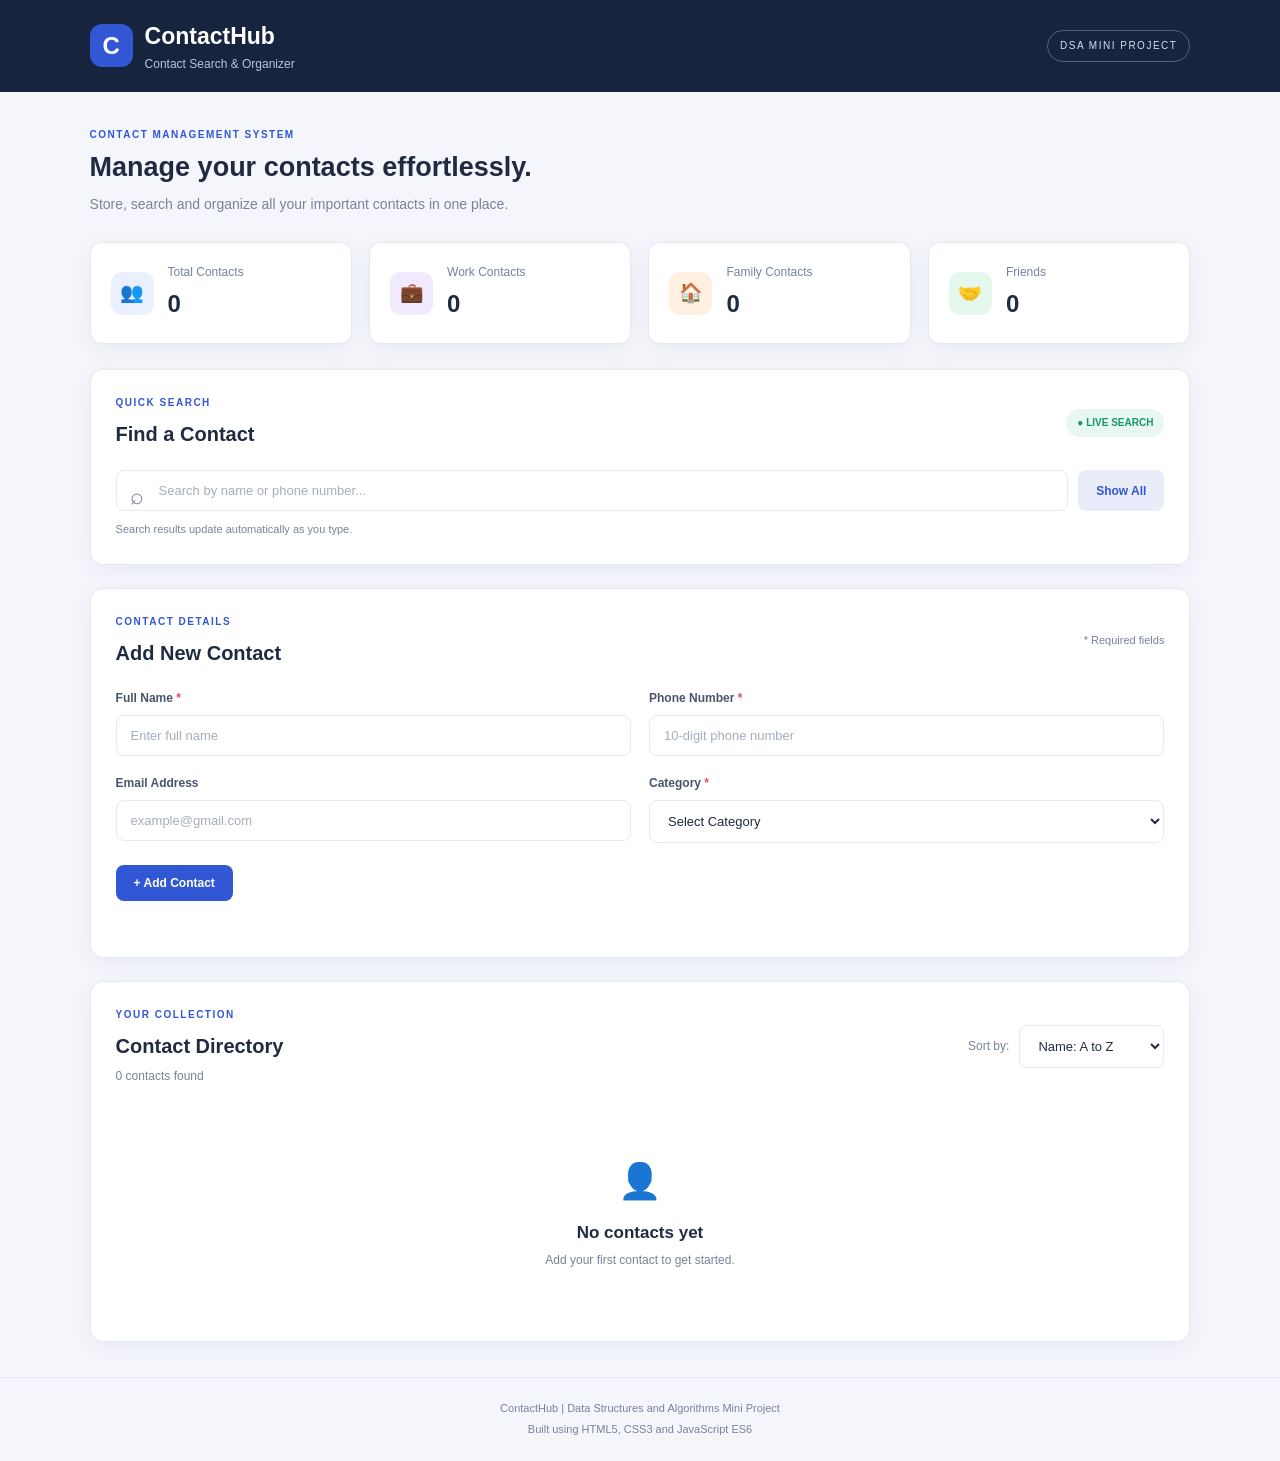
<file: index.html>
<!DOCTYPE html>
<html lang="en">

<head>
    <meta charset="UTF-8">
    <meta name="viewport" content="width=device-width, initial-scale=1.0">

    <meta name="description"
        content="ContactHub - A simple contact search and organizer using Data Structures and Algorithms.">

    <title>ContactHub | Contact Organizer</title>

    <link rel="stylesheet" href="css/style.css">
</head>

<body>

    <!-- Header -->
    <header class="header">
        <div class="header-content">
            <div class="logo">
                <div class="logo-icon">C</div>

                <div>
                    <h1>ContactHub</h1>
                    <p>Contact Search & Organizer</p>
                </div>
            </div>

            <span class="header-tag">DSA MINI PROJECT</span>
        </div>
    </header>


    <main class="container">

        <!-- Welcome Section -->
        <section class="welcome-section">
            <div>
                <p class="eyebrow">CONTACT MANAGEMENT SYSTEM</p>
                <h2>Manage your contacts effortlessly.</h2>
                <p class="welcome-text">
                    Store, search and organize all your important contacts
                    in one place.
                </p>
            </div>
        </section>


        <!-- Dashboard -->
        <section class="dashboard">

            <div class="dashboard-card">
                <div class="stat-icon blue">👥</div>

                <div>
                    <p class="stat-label">Total Contacts</p>
                    <h3 id="totalContacts">0</h3>
                </div>
            </div>

            <div class="dashboard-card">
                <div class="stat-icon purple">💼</div>

                <div>
                    <p class="stat-label">Work Contacts</p>
                    <h3 id="workContacts">0</h3>
                </div>
            </div>

            <div class="dashboard-card">
                <div class="stat-icon orange">🏠</div>

                <div>
                    <p class="stat-label">Family Contacts</p>
                    <h3 id="familyContacts">0</h3>
                </div>
            </div>

            <div class="dashboard-card">
                <div class="stat-icon green">🤝</div>

                <div>
                    <p class="stat-label">Friends</p>
                    <h3 id="friendContacts">0</h3>
                </div>
            </div>

        </section>


        <!-- Search Section -->
        <section class="panel search-section">

            <div class="section-heading">
                <div>
                    <p class="eyebrow">QUICK SEARCH</p>
                    <h2>Find a Contact</h2>
                </div>

                <span class="live-badge">● LIVE SEARCH</span>
            </div>

            <div class="search-controls">

                <div class="search-input-wrapper">
                    <span class="search-icon">⌕</span>

                    <input
                        type="search"
                        id="searchInput"
                        placeholder="Search by name or phone number..."
                        autocomplete="off"
                    >
                </div>

                <button type="button"
                    class="btn btn-secondary"
                    id="showAllBtn">
                    Show All
                </button>

            </div>

            <p class="search-hint">
                Search results update automatically as you type.
            </p>

        </section>


        <!-- Add Contact Form -->
        <section class="panel form-section">

            <div class="section-heading">
                <div>
                    <p class="eyebrow">CONTACT DETAILS</p>
                    <h2 id="formHeading">Add New Contact</h2>
                </div>

                <span class="required-note">* Required fields</span>
            </div>


            <form id="contactForm">

                <input type="hidden" id="contactId">

                <div class="form-grid">

                    <div class="form-group">
                        <label for="name">
                            Full Name <span>*</span>
                        </label>

                        <input
                            type="text"
                            id="name"
                            placeholder="Enter full name"
                            maxlength="60"
                            required
                        >
                    </div>


                    <div class="form-group">
                        <label for="phone">
                            Phone Number <span>*</span>
                        </label>

                        <input
                            type="tel"
                            id="phone"
                            placeholder="10-digit phone number"
                            maxlength="10"
                            inputmode="numeric"
                            required
                        >
                    </div>


                    <div class="form-group">
                        <label for="email">Email Address</label>

                        <input
                            type="email"
                            id="email"
                            placeholder="example@gmail.com"
                            maxlength="100"
                        >
                    </div>


                    <div class="form-group">
                        <label for="category">
                            Category <span>*</span>
                        </label>

                        <select id="category" required>
                            <option value="">Select Category</option>
                            <option value="Work">Work</option>
                            <option value="Friends">Friends</option>
                            <option value="Family">Family</option>
                        </select>
                    </div>

                </div>


                <div class="form-actions">

                    <button type="submit"
                        class="btn btn-primary"
                        id="submitBtn">
                        + Add Contact
                    </button>

                    <button type="button"
                        class="btn btn-secondary"
                        id="cancelEditBtn"
                        hidden>
                        Cancel
                    </button>

                </div>

                <p id="message" class="message" role="status"
                    aria-live="polite"></p>

            </form>

        </section>


        <!-- Contact Directory -->
        <section class="panel directory-section">

            <div class="directory-heading">

                <div>
                    <p class="eyebrow">YOUR COLLECTION</p>
                    <h2>Contact Directory</h2>
                    <p id="resultCount" class="result-count">
                        0 contacts found
                    </p>
                </div>


                <div class="sort-control">

                    <label for="sortOrder">Sort by:</label>

                    <select id="sortOrder">
                        <option value="asc">Name: A to Z</option>
                        <option value="desc">Name: Z to A</option>
                    </select>

                </div>

            </div>


            <div id="contactList" class="contact-list">

                <div class="empty-state">
                    <div class="empty-icon">👤</div>
                    <h3>No contacts yet</h3>
                    <p>Add your first contact to get started.</p>
                </div>

            </div>

        </section>

    </main>


    <!-- Footer -->
    <footer class="footer">
        <p>
            ContactHub | Data Structures and Algorithms Mini Project
        </p>

        <p>Built using HTML5, CSS3 and JavaScript ES6</p>
    </footer>


    <!-- JavaScript Files -->
    <script src="js/contacts.js"></script>
    <script src="js/search.js"></script>
    <script src="js/sort.js"></script>
    <script src="js/storage.js"></script>
    <script src="js/app.js"></script>

</body>
</html>
</file>
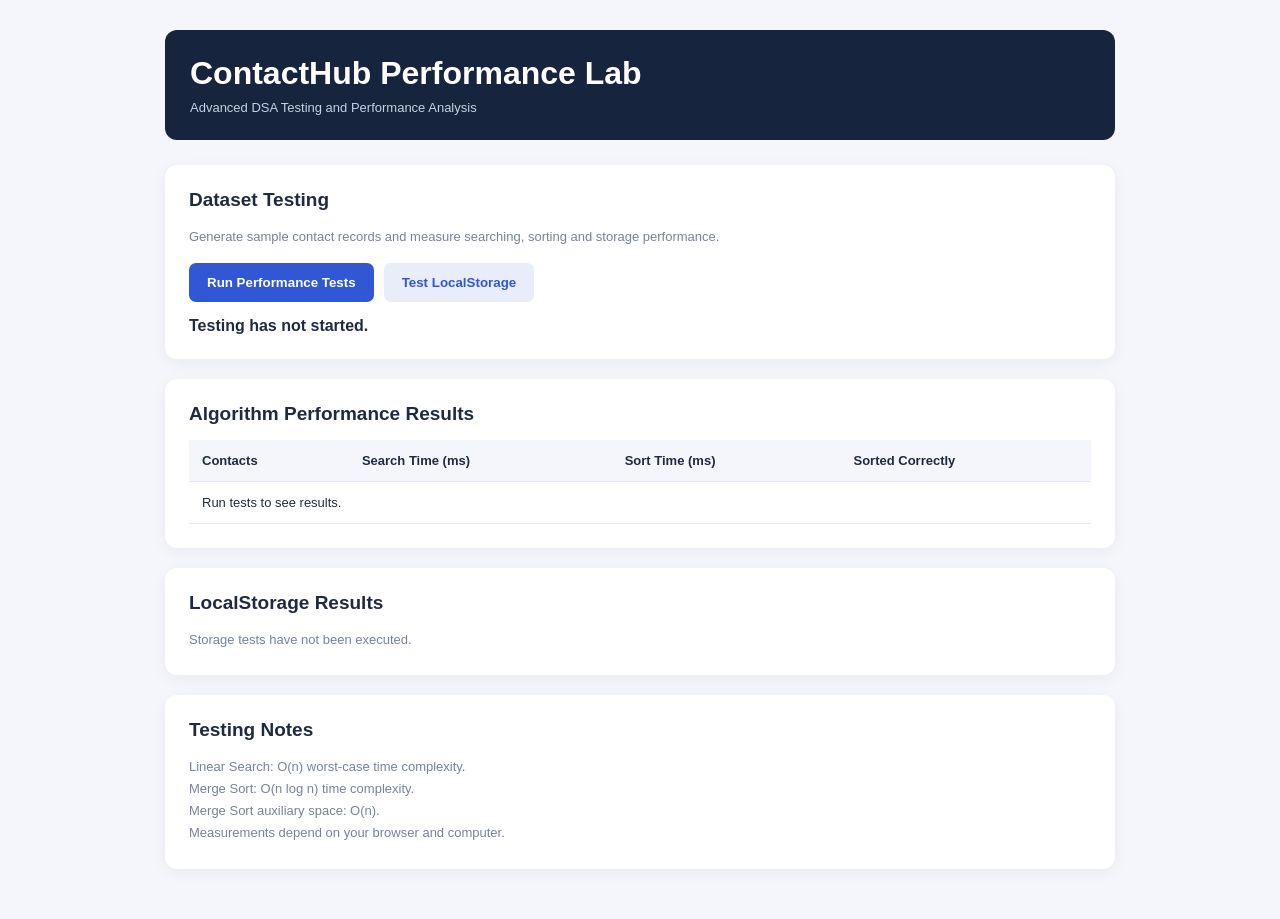
<file: advanced-tests.html>
<!DOCTYPE html>
<html lang="en">

<head>
    <meta charset="UTF-8">
    <meta name="viewport" content="width=device-width, initial-scale=1.0">

    <title>ContactHub - Performance Testing</title>

    <style>
        * {
            box-sizing: border-box;
            margin: 0;
            padding: 0;
        }

        body {
            font-family: Arial, sans-serif;
            background: #f4f6fb;
            color: #202b42;
            padding: 30px 5%;
        }

        .container {
            max-width: 950px;
            margin: auto;
        }

        header {
            background: #17243e;
            color: white;
            padding: 25px;
            border-radius: 12px;
            margin-bottom: 25px;
        }

        header p {
            color: #c5d1df;
            margin-top: 8px;
            font-size: 13px;
        }

        .panel {
            background: white;
            padding: 24px;
            border-radius: 12px;
            margin-bottom: 20px;
            box-shadow: 0 4px 15px rgba(0,0,0,0.05);
        }

        h2 {
            font-size: 19px;
            margin-bottom: 15px;
        }

        .controls {
            display: flex;
            flex-wrap: wrap;
            gap: 10px;
            margin-top: 15px;
        }

        button {
            background: #3157d5;
            color: white;
            border: none;
            padding: 12px 18px;
            border-radius: 7px;
            cursor: pointer;
            font-weight: bold;
        }

        button:hover {
            background: #2443ad;
        }

        .secondary {
            background: #e9edfa;
            color: #3157d5;
        }

        .test-row {
            display: flex;
            justify-content: space-between;
            gap: 15px;
            padding: 14px 0;
            border-bottom: 1px solid #e5e9f2;
            font-size: 13px;
        }

        .pass {
            color: #15976b;
            font-weight: bold;
        }

        .fail {
            color: #e34d59;
            font-weight: bold;
        }

        .muted {
            color: #788399;
            font-size: 13px;
            line-height: 1.7;
        }

        .table-wrapper {
            overflow-x: auto;
        }

        table {
            width: 100%;
            border-collapse: collapse;
            font-size: 13px;
        }

        th, td {
            text-align: left;
            padding: 13px;
            border-bottom: 1px solid #e5e9f2;
        }

        th {
            background: #f4f6fb;
        }

        #summary {
            margin-top: 15px;
            font-weight: bold;
        }

        @media(max-width: 550px) {
            body {
                padding: 15px 4%;
            }

            .panel {
                padding: 16px;
            }
        }
    </style>
</head>

<body>

    <main class="container">

        <header>
            <h1>ContactHub Performance Lab</h1>
            <p>Advanced DSA Testing and Performance Analysis</p>
        </header>

        <section class="panel">

            <h2>Dataset Testing</h2>

            <p class="muted">
                Generate sample contact records and measure
                searching, sorting and storage performance.
            </p>

            <div class="controls">

                <button id="runPerformanceBtn">
                    Run Performance Tests
                </button>

                <button id="runStorageBtn" class="secondary">
                    Test LocalStorage
                </button>

            </div>

            <p id="summary" aria-live="polite">
                Testing has not started.
            </p>

        </section>


        <section class="panel">

            <h2>Algorithm Performance Results</h2>

            <div class="table-wrapper">

                <table>

                    <thead>
                        <tr>
                            <th>Contacts</th>
                            <th>Search Time (ms)</th>
                            <th>Sort Time (ms)</th>
                            <th>Sorted Correctly</th>
                        </tr>
                    </thead>

                    <tbody id="performanceResults">

                        <tr>
                            <td colspan="4">
                                Run tests to see results.
                            </td>
                        </tr>

                    </tbody>

                </table>

            </div>

        </section>


        <section class="panel">

            <h2>LocalStorage Results</h2>

            <div id="storageResults" class="muted">
                Storage tests have not been executed.
            </div>

        </section>


        <section class="panel">

            <h2>Testing Notes</h2>

            <p class="muted">
                Linear Search: O(n) worst-case time complexity.
                <br>
                Merge Sort: O(n log n) time complexity.
                <br>
                Merge Sort auxiliary space: O(n).
                <br>
                Measurements depend on your browser and computer.
            </p>

        </section>

    </main>


    <script src="js/search.js"></script>
    <script src="js/sort.js"></script>
    <script src="js/advanced-tests.js"></script>

</body>
</html>
</file>
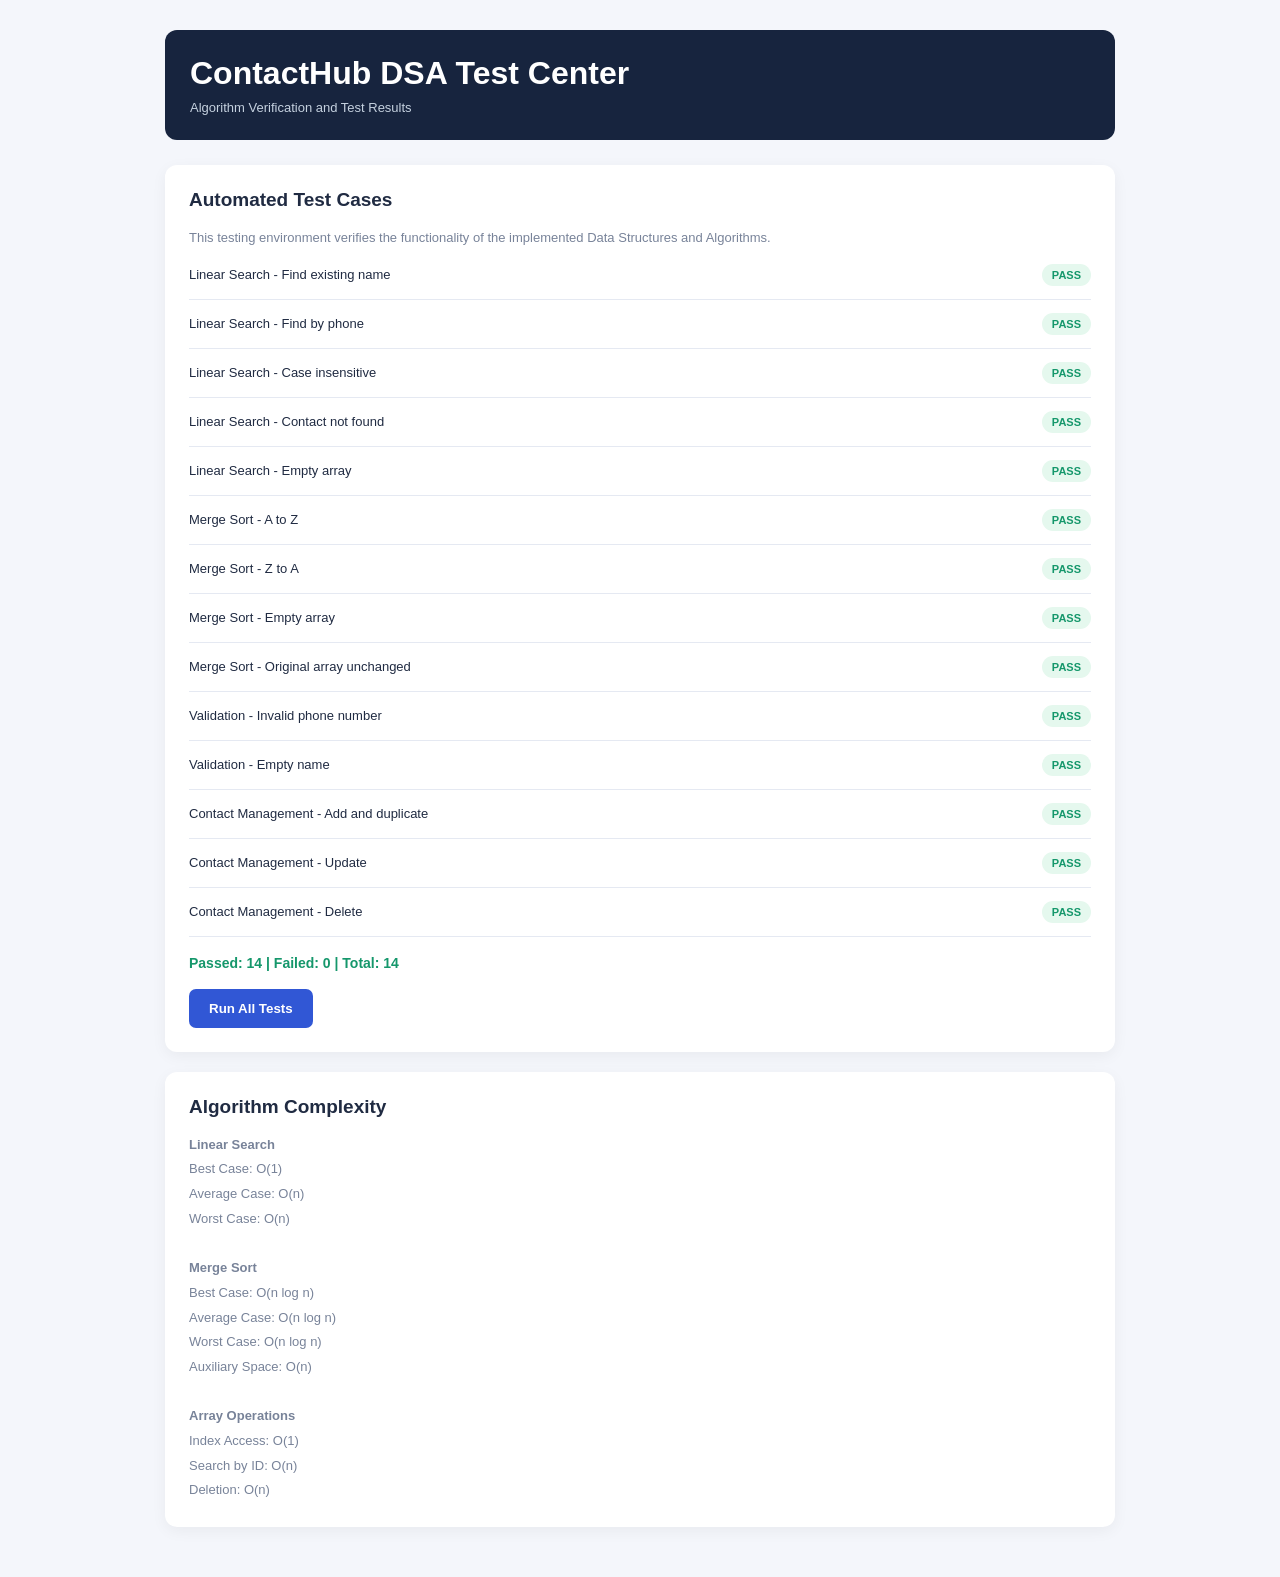
<file: tests.html>
<!DOCTYPE html>
<html lang="en">

<head>
    <meta charset="UTF-8">
    <meta name="viewport" content="width=device-width, initial-scale=1.0">

    <title>ContactHub - DSA Test Center</title>

    <style>
        * {
            box-sizing: border-box;
            margin: 0;
            padding: 0;
        }

        body {
            font-family: Arial, sans-serif;
            background: #f4f6fb;
            color: #202b42;
            padding: 30px 5%;
        }

        .container {
            max-width: 950px;
            margin: auto;
        }

        header {
            background: #17243e;
            color: white;
            padding: 25px;
            border-radius: 12px;
            margin-bottom: 25px;
        }

        header h1 {
            margin-bottom: 8px;
        }

        header p {
            color: #c5d1df;
            font-size: 13px;
        }

        .panel {
            background: white;
            padding: 24px;
            border-radius: 12px;
            margin-bottom: 20px;
            box-shadow: 0 4px 15px rgba(0,0,0,0.05);
        }

        .panel h2 {
            margin-bottom: 15px;
            font-size: 19px;
        }

        .test-item {
            display: flex;
            justify-content: space-between;
            align-items: center;
            gap: 12px;
            padding: 13px 0;
            border-bottom: 1px solid #e5e9f2;
            font-size: 13px;
        }

        .status {
            padding: 5px 10px;
            border-radius: 20px;
            font-size: 11px;
            font-weight: bold;
        }

        .pass {
            background: #e5f8ee;
            color: #15976b;
        }

        .fail {
            background: #fff0f0;
            color: #e34d59;
        }

        button {
            background: #3157d5;
            color: white;
            border: none;
            padding: 12px 20px;
            border-radius: 7px;
            cursor: pointer;
            font-weight: bold;
        }

        button:hover {
            background: #2443ad;
        }

        #summary {
            margin-top: 18px;
            font-weight: bold;
            font-size: 14px;
        }

        .complexity {
            color: #788399;
            font-size: 13px;
            line-height: 1.9;
        }

        @media(max-width: 550px) {
            body {
                padding: 15px 4%;
            }

            .panel {
                padding: 16px;
            }
        }
    </style>
</head>

<body>

    <main class="container">

        <header>
            <h1>ContactHub DSA Test Center</h1>
            <p>Algorithm Verification and Test Results</p>
        </header>

        <section class="panel">

            <h2>Automated Test Cases</h2>

            <p class="complexity">
                This testing environment verifies the functionality
                of the implemented Data Structures and Algorithms.
            </p>

            <div id="testResults"></div>

            <p id="summary">Tests have not been executed.</p>

            <br>

            <button id="runTestsBtn" type="button">
                Run All Tests
            </button>

        </section>


        <section class="panel">

            <h2>Algorithm Complexity</h2>

            <p class="complexity">
                <strong>Linear Search</strong><br>
                Best Case: O(1)<br>
                Average Case: O(n)<br>
                Worst Case: O(n)<br><br>

                <strong>Merge Sort</strong><br>
                Best Case: O(n log n)<br>
                Average Case: O(n log n)<br>
                Worst Case: O(n log n)<br>
                Auxiliary Space: O(n)<br><br>

                <strong>Array Operations</strong><br>
                Index Access: O(1)<br>
                Search by ID: O(n)<br>
                Deletion: O(n)
            </p>

        </section>

    </main>


    <script src="js/contacts.js"></script>
    <script src="js/search.js"></script>
    <script src="js/sort.js"></script>
    <script src="js/tests.js"></script>

</body>
</html>
</file>
<file: css/style.css>
/* =========================================
   CONTACTHUB - COMPLETE STYLESHEET
   ========================================= */

/* GLOBAL RESET */

* {
    margin: 0;
    padding: 0;
    box-sizing: border-box;
}

:root {
    --primary: #3157d5;
    --primary-dark: #2443ad;
    --background: #f4f6fb;
    --surface: #ffffff;
    --text: #202b42;
    --muted: #788399;
    --border: #e5e9f2;
    --danger: #e34d59;
    --success: #15976b;
    --shadow: 0 5px 20px rgba(35, 50, 90, 0.06);
}

body {
    font-family: Arial, Helvetica, sans-serif;
    background: var(--background);
    color: var(--text);
    min-height: 100vh;
    line-height: 1.6;
}


/* HEADER */

.header {
    background: #17243e;
    color: white;
    padding: 18px 7%;
}

.header-content {
    max-width: 1200px;
    margin: auto;
    display: flex;
    align-items: center;
    justify-content: space-between;
    gap: 15px;
}

.logo {
    display: flex;
    align-items: center;
    gap: 12px;
}

.logo-icon {
    width: 43px;
    height: 43px;
    display: grid;
    place-items: center;
    background: var(--primary);
    border-radius: 12px;
    font-size: 24px;
    font-weight: bold;
}

.logo h1 {
    font-size: 23px;
}

.logo p {
    color: #b8c5df;
    font-size: 12px;
}

.header-tag {
    font-size: 10px;
    letter-spacing: 1.5px;
    padding: 7px 12px;
    border: 1px solid #53617a;
    border-radius: 20px;
    color: #d5def0;
}


/* MAIN CONTAINER */

.container {
    width: 86%;
    max-width: 1200px;
    margin: 35px auto;
}


/* WELCOME SECTION */

.welcome-section {
    margin-bottom: 27px;
}

.eyebrow {
    font-size: 10px;
    font-weight: 700;
    letter-spacing: 1.5px;
    color: var(--primary);
    margin-bottom: 7px;
}

.welcome-section h2 {
    font-size: 27px;
    line-height: 1.3;
}

.welcome-text {
    color: var(--muted);
    font-size: 14px;
    margin-top: 8px;
}


/* DASHBOARD */

.dashboard {
    display: grid;
    grid-template-columns: repeat(4, 1fr);
    gap: 17px;
    margin-bottom: 25px;
}

.dashboard-card {
    background: var(--surface);
    padding: 20px;
    border-radius: 12px;
    border: 1px solid var(--border);
    box-shadow: var(--shadow);
    display: flex;
    align-items: center;
    gap: 14px;
}

.stat-icon {
    width: 43px;
    height: 43px;
    display: grid;
    place-items: center;
    border-radius: 11px;
    font-size: 19px;
}

.blue {
    background: #eaf0ff;
}

.purple {
    background: #f1eaff;
}

.orange {
    background: #fff0e1;
}

.green {
    background: #e5f8ee;
}

.stat-label {
    font-size: 12px;
    color: var(--muted);
}

.dashboard-card h3 {
    font-size: 24px;
    margin-top: 2px;
}


/* COMMON PANELS */

.panel {
    background: var(--surface);
    padding: 25px;
    border-radius: 13px;
    border: 1px solid var(--border);
    box-shadow: var(--shadow);
    margin-bottom: 23px;
}

.section-heading {
    display: flex;
    justify-content: space-between;
    align-items: center;
    gap: 15px;
    margin-bottom: 20px;
}

.section-heading h2,
.directory-heading h2 {
    font-size: 20px;
}

.live-badge {
    color: var(--success);
    background: #e8f8f0;
    padding: 6px 11px;
    border-radius: 20px;
    font-size: 10px;
    font-weight: bold;
}

.required-note {
    font-size: 11px;
    color: var(--muted);
}


/* INPUTS AND SELECTS */

input,
select {
    width: 100%;
    padding: 12px 14px;
    border: 1px solid var(--border);
    border-radius: 8px;
    outline: none;
    font-size: 13px;
    color: var(--text);
    background: #fff;
    font-family: inherit;
    transition: 0.2s ease;
}

input:focus,
select:focus {
    border-color: var(--primary);
    box-shadow: 0 0 0 3px rgba(49, 87, 213, 0.10);
}

input::placeholder {
    color: #a5adbc;
}

input:disabled,
select:disabled {
    opacity: 0.6;
    cursor: not-allowed;
}


/* SEARCH SECTION */

.search-controls {
    display: flex;
    gap: 10px;
}

.search-input-wrapper {
    position: relative;
    flex: 1;
}

.search-input-wrapper input {
    padding-left: 42px;
}

.search-icon {
    position: absolute;
    left: 14px;
    top: 8px;
    font-size: 23px;
    color: var(--muted);
}

.search-hint {
    color: var(--muted);
    font-size: 11px;
    margin-top: 10px;
}


/* BUTTONS */

.btn {
    padding: 11px 18px;
    border: none;
    border-radius: 8px;
    font-size: 12px;
    font-weight: 600;
    cursor: pointer;
    transition: 0.2s ease;
}

.btn:hover {
    transform: translateY(-1px);
}

.btn:active {
    transform: scale(0.98);
}

.btn:focus-visible {
    outline: 3px solid rgba(49, 87, 213, 0.3);
    outline-offset: 2px;
}

.btn-primary {
    background: var(--primary);
    color: white;
}

.btn-primary:hover {
    background: var(--primary-dark);
}

.btn-secondary {
    background: #e9edfa;
    color: var(--primary);
}

.btn-secondary:hover {
    background: #dce4fb;
}

.btn-edit {
    background: #e9edfa;
    color: var(--primary);
}

.btn-delete {
    background: #fff0f0;
    color: var(--danger);
}


/* FORM SECTION */

.form-grid {
    display: grid;
    grid-template-columns: repeat(2, 1fr);
    gap: 18px;
}

.form-group label {
    display: block;
    font-size: 12px;
    font-weight: 600;
    margin-bottom: 7px;
    color: #49556b;
}

.form-group label span {
    color: var(--danger);
}

.form-actions {
    display: flex;
    gap: 9px;
    margin-top: 22px;
}

[hidden] {
    display: none !important;
}


/* FORM MESSAGE */

.message {
    font-size: 12px;
    margin-top: 13px;
    font-weight: 600;
    min-height: 18px;
}

.message.success {
    color: var(--success);
}

.message.error {
    color: var(--danger);
}


/* DIRECTORY HEADING */

.directory-heading {
    display: flex;
    justify-content: space-between;
    align-items: center;
    gap: 20px;
    margin-bottom: 22px;
}

.result-count {
    font-size: 12px;
    color: var(--muted);
    margin-top: 5px;
}

.sort-control {
    display: flex;
    align-items: center;
    gap: 10px;
}

.sort-control label {
    font-size: 12px;
    color: var(--muted);
    white-space: nowrap;
}

.sort-control select {
    width: auto;
    min-width: 145px;
}


/* CONTACT GRID */

.contact-list {
    display: grid;
    grid-template-columns: repeat(3, minmax(0, 1fr));
    gap: 16px;
}


/* CONTACT CARD */

.contact-card {
    background: white;
    border: 1px solid var(--border);
    border-radius: 11px;
    padding: 18px;
    transition: 0.2s ease;
    min-width: 0;
}

.contact-card:hover {
    border-color: #bdcafa;
    box-shadow: var(--shadow);
    transform: translateY(-3px);
}

.contact-top {
    display: flex;
    align-items: center;
    gap: 11px;
    margin-bottom: 15px;
}

.contact-avatar {
    width: 42px;
    height: 42px;
    min-width: 42px;
    border-radius: 50%;
    display: grid;
    place-items: center;
    background: #eaf0ff;
    color: var(--primary);
    font-size: 17px;
    font-weight: bold;
}

.contact-name {
    font-size: 15px;
    overflow-wrap: anywhere;
}

.contact-category {
    display: inline-block;
    font-size: 10px;
    font-weight: bold;
    padding: 4px 9px;
    border-radius: 20px;
    margin-top: 5px;
}

.category-work {
    color: #3157d5;
    background: #eaf0ff;
}

.category-friends {
    color: #8750bd;
    background: #f1eaff;
}

.category-family {
    color: #bd7025;
    background: #fff0e1;
}


/* CONTACT DETAILS */

.contact-details {
    border-top: 1px solid var(--border);
    padding-top: 12px;
}

.contact-details p {
    font-size: 12px;
    color: var(--muted);
    margin-bottom: 8px;
    overflow-wrap: anywhere;
}

.contact-actions {
    display: flex;
    gap: 8px;
    margin-top: 15px;
}

.contact-actions button {
    flex: 1;
    padding: 8px 10px;
    border: none;
    border-radius: 7px;
    font-size: 11px;
    font-weight: 600;
    cursor: pointer;
    transition: 0.2s;
}

.contact-actions button:hover {
    filter: brightness(0.96);
}


/* EMPTY STATE */

.empty-state {
    grid-column: 1 / -1;
    text-align: center;
    padding: 45px 15px;
    color: var(--muted);
}

.empty-icon {
    font-size: 35px;
    margin-bottom: 10px;
}

.empty-state h3 {
    font-size: 17px;
    color: var(--text);
    margin-bottom: 5px;
}

.empty-state p {
    font-size: 12px;
}


/* FOOTER */

.footer {
    text-align: center;
    padding: 22px;
    color: var(--muted);
    font-size: 11px;
    border-top: 1px solid var(--border);
    margin-top: 35px;
}

.footer p + p {
    margin-top: 4px;
}


/* RESPONSIVE DESIGN */

@media (max-width: 1000px) {

    .dashboard {
        grid-template-columns: repeat(2, 1fr);
    }

    .contact-list {
        grid-template-columns: repeat(2, minmax(0, 1fr));
    }
}

@media (max-width: 650px) {

    .header {
        padding: 16px 5%;
    }

    .container {
        width: 92%;
        margin: 23px auto;
    }

    .header-tag {
        display: none;
    }

    .welcome-section h2 {
        font-size: 22px;
    }

    .panel {
        padding: 18px;
    }

    .form-grid {
        grid-template-columns: 1fr;
    }

    .directory-heading {
        align-items: flex-start;
        flex-direction: column;
    }

    .contact-list {
        grid-template-columns: 1fr;
    }

    .search-controls {
        flex-direction: column;
    }

    .search-controls button {
        width: 100%;
    }
}

@media (max-width: 420px) {

    .dashboard {
        grid-template-columns: 1fr;
    }

    .section-heading {
        align-items: flex-start;
        flex-direction: column;
    }

    .sort-control {
        width: 100%;
        justify-content: space-between;
    }

    .sort-control select {
        flex: 1;
    }
}
</file>
